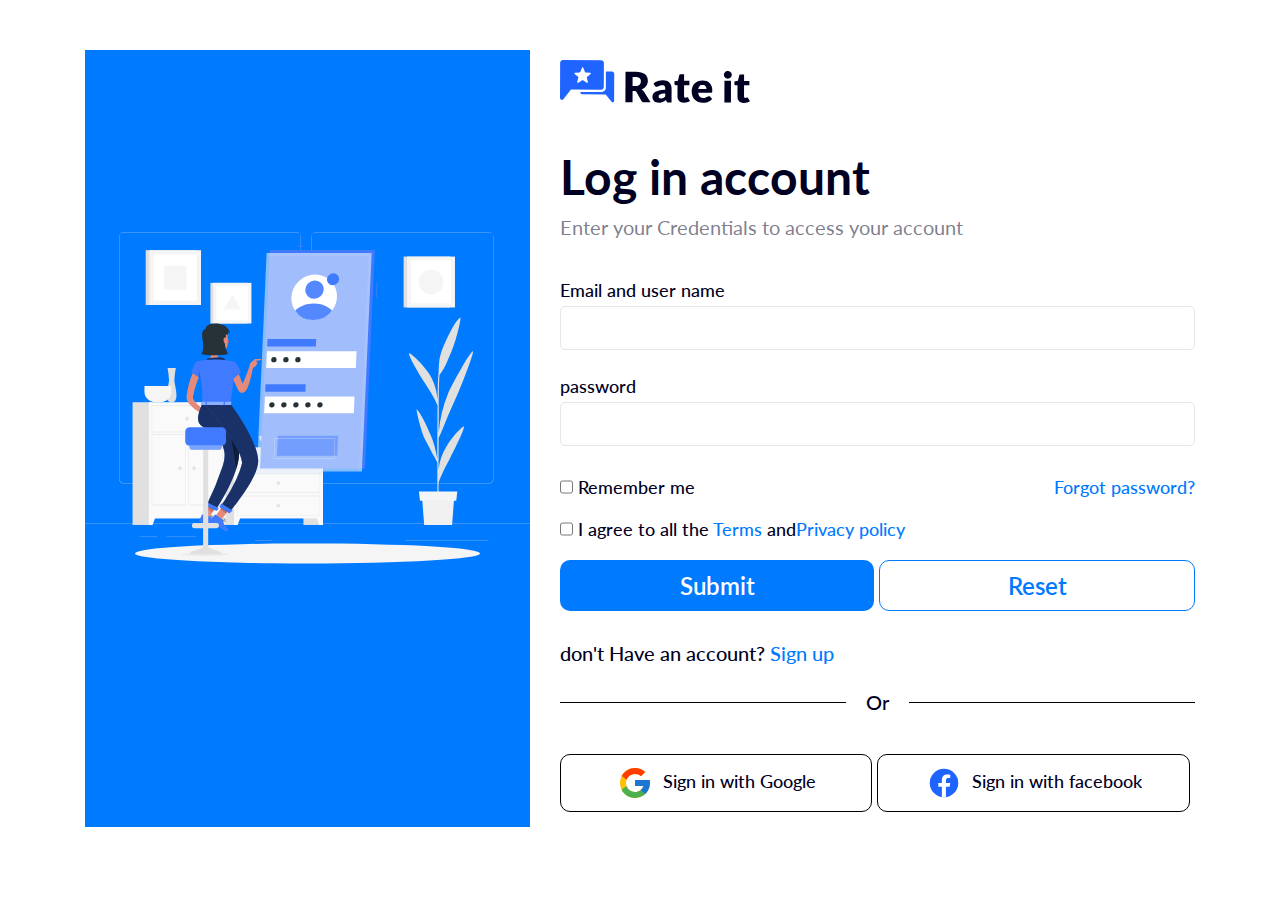
<file: index.html>
<!DOCTYPE html>
<html>
  <head>
    <meta charset="UTF-8" />
    <meta name="viewport" content="width=device-width, initial-scale=1.0" />
    <link href="css/css.css" rel="stylesheet" />
    <link href="image/Vector.svg" rel="icon" />
    <title>Log in</title>
    <link rel="preconnect" href="https://fonts.googleapis.com" />
    <link rel="preconnect" href="https://fonts.gstatic.com" crossorigin />
    <link
      href="https://fonts.googleapis.com/css2?family=Lato:ital,wght@0,100;0,300;0,400;0,700;0,900;1,100;1,300;1,400;1,700;1,900&display=swap"
      rel="stylesheet"
    />
  </head>
  <body>
    <section class="log-sec">
      <div class="container">
        <div class="row row-gap-20">
          <div class="col-xl-5 col-lg-5 col-md-12 col-sm-12 col-12">
            <div class="bg-color hei-100">
              <img src="image/frame.svg" alt="img" class="max-width img-vector">
          </div>
          </div>
          <div class="col-xl-7 col-lg-7 col-md-12 col-sm-12 col-12">
            <div class="logo">
              <a href="#">
                <img src="image/LOGO.svg" alt="logo" class="max-width"/>
              </a>
            </div>
            <div class="content">
              <h1>Log in account</h1>
              <p>Enter your Credentials to access your account</p>
            </div>
            <form class="form">
              <div class="input-main">
                <label>Email and user name</label>
                <input type="email" required />
              </div>
              <div class="input-main">
                <label>password</label>
                <input type="password" required />
              </div>
              <div class="cheak-main justify-between">
                <div class="remember">
                  <input type="checkbox" required />
                  <p>Remember me</p>
                </div>
                <a href="#">Forgot password?</a>
              </div>
              <div class="cheak-main">
                <input type="checkbox" required />
                <p>
                  I agree to all the <a href="#" class="rules">Terms</a> and<a
                    href="#"
                    class="rules"
                    >Privacy policy</a
                  >
                </p>
              </div>
              <div class="button-main flex-wrap-r">
                <input type="submit"  />
                <input type="reset" class="reset" />
              </div>
            </form>
            <div class="other-main">
              <p>don't Have an account?<a href="#" class="sign-up"> Sign up</a></p>
            </div>
            <div class="or-main">
              <span></span>
              <p>Or</p>
              <span></span>
            </div>
            <div class="other-accound flex-wrap-r">
              <div class="google">
                <a href="#">
                  <svg
                    xmlns="http://www.w3.org/2000/svg"
                    x="0px"
                    y="0px"
                    width="36"
                    height="36"
                    viewBox="0 0 48 48"
                  >
                    <path
                      fill="#FFC107"
                      d="M43.611,20.083H42V20H24v8h11.303c-1.649,4.657-6.08,8-11.303,8c-6.627,0-12-5.373-12-12c0-6.627,5.373-12,12-12c3.059,0,5.842,1.154,7.961,3.039l5.657-5.657C34.046,6.053,29.268,4,24,4C12.955,4,4,12.955,4,24c0,11.045,8.955,20,20,20c11.045,0,20-8.955,20-20C44,22.659,43.862,21.35,43.611,20.083z"
                    ></path>
                    <path
                      fill="#FF3D00"
                      d="M6.306,14.691l6.571,4.819C14.655,15.108,18.961,12,24,12c3.059,0,5.842,1.154,7.961,3.039l5.657-5.657C34.046,6.053,29.268,4,24,4C16.318,4,9.656,8.337,6.306,14.691z"
                    ></path>
                    <path
                      fill="#4CAF50"
                      d="M24,44c5.166,0,9.86-1.977,13.409-5.192l-6.19-5.238C29.211,35.091,26.715,36,24,36c-5.202,0-9.619-3.317-11.283-7.946l-6.522,5.025C9.505,39.556,16.227,44,24,44z"
                    ></path>
                    <path
                      fill="#1976D2"
                      d="M43.611,20.083H42V20H24v8h11.303c-0.792,2.237-2.231,4.166-4.087,5.571c0.001-0.001,0.002-0.001,0.003-0.002l6.19,5.238C36.971,39.205,44,34,44,24C44,22.659,43.862,21.35,43.611,20.083z"
                    ></path>
                  </svg>
                  Sign in with Google</a
                >
              </div>
              <div class="facebook">
                <a href="#"
                  ><svg
                    xmlns="http://www.w3.org/2000/svg"
                    x="0px"
                    y="0px"
                    width="36"
                    height="36"
                    viewBox="0 0 48 48"
                  >
                    <path
                      fill="#1F64FF"
                      d="M24 5A19 19 0 1 0 24 43A19 19 0 1 0 24 5Z"
                    ></path>
                    <path
                      fill="#fff"
                      d="M26.572,29.036h4.917l0.772-4.995h-5.69v-2.73c0-2.075,0.678-3.915,2.619-3.915h3.119v-4.359c-0.548-0.074-1.707-0.236-3.897-0.236c-4.573,0-7.254,2.415-7.254,7.917v3.323h-4.701v4.995h4.701v13.729C22.089,42.905,23.032,43,24,43c0.875,0,1.729-0.08,2.572-0.194V29.036z"
                    ></path>
                  </svg>
                  Sign in with facebook</a
                >
              </div>
            </div>
          </div>
        </div>
      </div>
    </section>
  </body>
</html>
</file>
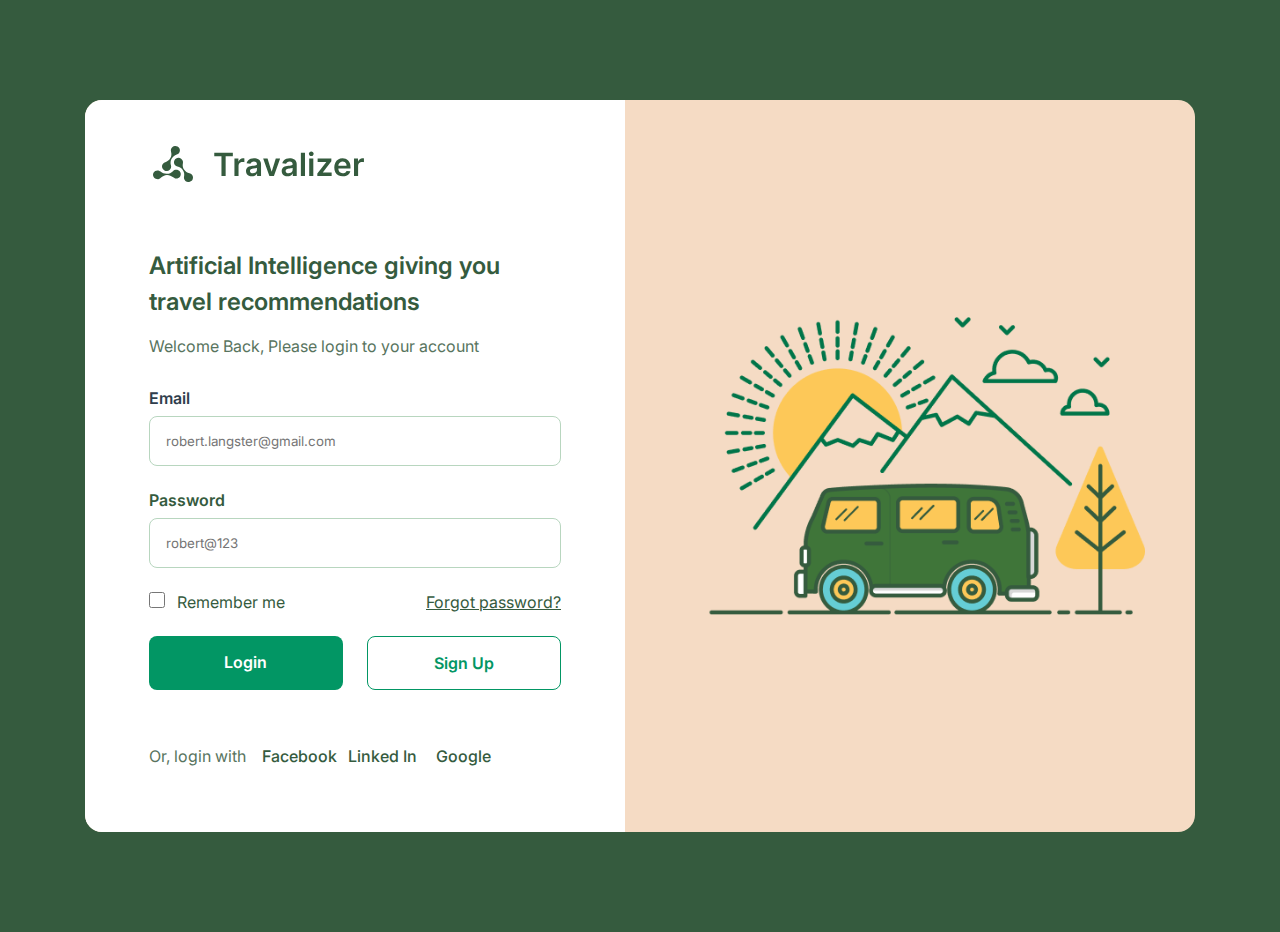
<file: LOGIN PAGE/index.html>
<!DOCTYPE html>
<html lang="en">
  <head>
    <title>Login page</title>
    <meta charset="UTF-8" />
    <meta name="viewport" content="width=device-width,initial-scale=1.0" />
    <link href="css/style.css" rel="stylesheet" />
    <link href="images/Screenshot 2023-10-21 222844.jpg" rel="icon">
    <link rel="preconnect" href="https://fonts.googleapis.com" />
    <link rel="preconnect" href="https://fonts.gstatic.com" crossorigin />
    <link
      href="https://fonts.googleapis.com/css2?family=Inter:wght@200;300;400;500;600;700;800;900&display=swap"
      rel="stylesheet"
    />
  </head>
  <body>
    <div class="login-main">
      <div class="container">
        <div class="logo-main">
          <a href="#">
            <img src="images/Frame 12.svg" alt="logo" />
          </a>
        </div>
        <div class="login-page">
          <div class="row center">
            <div
              class="col-lg-6 col-md-6 col-sm-12 col-12 padding-none order-2"
            >
              <div class="content">
                <div class="logo">
                  <img src="images/Frame 13.svg" alt="logo" />
                </div>
                <h2>
                  Artificial Intelligence giving you travel recommendations
                </h2>
                <p class="paragraph">
                  Welcome Back, Please login to your account
                </p>
                <form action="">
                  <div class="email">
                    <label>Email</label>
                    <input
                      type="email"
                      placeholder="robert.langster@gmail.com"
                      required
                    />
                  </div>
                  <div class="password">
                    <label>Password</label>
                    <input type="password" placeholder="robert@123" required />
                  </div>
                  <div class="checkbox-a-main">
                    <div class="checkbox">
                      <input type="checkbox" required />
                      <p>Remember me</p>
                    </div>
                    <a href="#"> Forgot password?</a>
                  </div>
                  <div class="buttons">
                    <!-- <input type="button" value="Login" class="login-btn" />
                    <input type="button" value="Sign Up" class="SignUp-btn" /> -->
                    <a href="#" class="login-btn">Login</a>
                    <a href="#" class="SignUp-btn">Sign Up</a>
                  </div>
                  <ul class="other-btn">
                    <li><a href="#">Or, login with</a></li>
                    <li><a href="#">Facebook</a></li>
                    <li><a href="#">Linked In</a></li>
                    <li><a href="#">Google</a></li>
                  </ul>
                </form>
              </div>
            </div>
            <div
              class="col-lg-6 col-md-6 col-sm-12 col-12 padding-none order-1"
            >
              <div class="image-main">
                <img
                  src="images/day66travel.png"
                  alt="img"
                  class="max-width margin-auto"
                />
              </div>
            </div>
          </div>
        </div>
      </div>
    </div>
  </body>
</html>
</file>
<file: css/css.css>
* {
  padding: 0;
  margin: 0;
  box-sizing: border-box;
  font-family: "Lato", sans-serif;
}
ul,
li,
ol {
  list-style: none;
}
a,
a:hover {
  text-decoration: none;
}
.container {
  width: 100%;
  margin: 0 auto;
  padding: 0 15px;
}
.row {
  margin: 0 -15px;
  display: flex;
  flex-wrap: wrap;
}

[class*="col-"] {
  flex: 0 0 auto;
  padding: 0 15px;
}
.max-width {
  max-width: 100%;
  display: block;
}
.flex-wrap-r{
  flex-wrap: wrap;
}
.align-center{
  align-items: center;
}
.log-sec {
  padding: 50px 0;
}
.logo {
  padding: 10px 0 40px;
}
.logo img {
  width: 30%;
}
.content h1 {
  font-size: 36px;
  font-weight: 700;
  color: #000022;
  padding: 5px 0;
}
.content p {
  font-size: 20px;
  font-weight: 400;
  color: #00002285;
  padding: 5px 0;
}
.form {
  padding: 20px 0;
}
.input-main {
  margin-top: 0;
  padding: 10px 0;
}
.input-main label {
  display: block;
  font-size: 18px;
  font-weight: 500;
  padding: 5px 0;
  color: #000022;
}
.input-main input {
  border: none;
  outline: none;
  width: 100%;
  padding: 10px;
  border-radius: 5px;
  border: 1px solid #e6e6e6;
  font-size: 18px;
}
.cheak-main {
  display: flex;
  margin: 20px 0;
}
.justify-between {
  justify-content: space-between;
}
.remember {
  display: flex;
}
.cheak-main p {
  font-size: 18px;
  font-weight: 500;
  color: #000022;
  padding-left: 5px;
}
.cheak-main a {
  color: #007aff;
  font-size: 18px;
  font-weight: 500;
}
.hei-100{
  height: 100%;
}

.row-gap-20{
  row-gap: 20px;
}
.bg-color{
  background: rgb(0, 122, 255);
}
.button-main {
  display: flex;
}
.button-main input {
  display: block;
  background-color: #007aff;
  color: #ffffff;
  font-size: 24px;
  width: 100%;
  padding: 10px;
  text-align: center;
  border-radius: 10px;
  font-weight: 600;
  border: none;
  outline: none;
  margin-bottom: 10px;
}
.button-main .reset {
  border: 1px solid #007aff;
  background-color: transparent;
  color: #007aff;
  margin-left: 5px;
}
.other-main p {
  font-size: 20px;
  font-weight: 500;
  color: #000022;
}
.other-main a {
  color: #007aff;
}
.or-main {
  margin: 25px 0;
  display: flex;
  justify-content: space-between;
  align-items: center;
}
.or-main span {
  height: 1px;
  width: 100%;
  background-color:#000000;
}
.or-main p {
  font-size: 20px;
  padding: 0 20px;
  font-weight: 500;
  color: #000022;
}
.other-accound {
  display: flex;
  justify-content: space-between;
  align-items: center;
}
.google {
  width: 100%;
  text-align: center;
}
.google a {
  display: block;
  border: 1px solid #000000;
  border-radius: 10px;
  padding: 10px 15px;
  margin: 15px 5px 15px 0;
  font-size: 18px;
  color: #000022;
  font-weight: 500;
}
.facebook {
  width: 100%;
  text-align: center;
}
.facebook a {
  display: block;
  border: 1px solid #000000;
  border-radius: 10px;
  padding: 10px 15px;
  margin: 15px 5px 15px 0;
  font-size: 18px;
  color: #000022;
  font-weight: 500;
}
.google a svg{
  vertical-align: middle;
    margin-right: 5px;
}
.facebook a svg{
  vertical-align: middle;
    margin-right: 5px;
}

.col-1 {
  width: 8.33%;
}
.col-2 {
  width: 16.66%;
}
.col-3 {
  width: 25%;
}
.col-4 {
  width: 33.33%;
}
.col-5 {
  width: 41.66%;
}
.col-6 {
  width: 50%;
}
.col-7 {
  width: 58.33%;
}
.col-8 {
  width: 66.66%;
}
.col-9 {
  width: 75%;
}
.col-10 {
  width: 83.33%;
}
.col-11 {
  width: 91.66%;
}
.col-12 {
  width: 100%;
}

@media (min-width: 576px) {
  .col-sm-1 {
    width: 8.33%;
  }
  .col-sm-2 {
    width: 16.66%;
  }
  .col-sm-3 {
    width: 25%;
  }
  .col-sm-4 {
    width: 33.33%;
  }
  .col-sm-5 {
    width: 41.66%;
  }
  .col-sm-6 {
    width: 50%;
  }
  .col-sm-7 {
    width: 58.33%;
  }
  .col-sm-8 {
    width: 66.66%;
  }
  .col-sm-9 {
    width: 75%;
  }
  .col-sm-10 {
    width: 83.33%;
  }
  .col-sm-11 {
    width: 91.66%;
  }
  .col-sm-12 {
    width: 100%;
  }
  .flex-wrap-r{
    flex-wrap: nowrap;
  }
}
@media (min-width: 768px) {
  .col-md-1 {
    width: 8.33%;
  }
  .col-md-2 {
    width: 16.66%;
  }
  .col-md-3 {
    width: 25%;
  }
  .col-md-4 {
    width: 33.33%;
  }
  .col-md-5 {
    width: 41.66%;
  }
  .col-md-6 {
    width: 50%;
  }
  .col-md-7 {
    width: 58.33%;
  }
  .col-md-8 {
    width: 66.66%;
  }
  .col-md-9 {
    width: 75%;
  }
  .col-md-10 {
    width: 83.33%;
  }
  .col-md-11 {
    width: 91.66%;
  }
  .col-md-12 {
    width: 100%;
  }
  .container {
    width: 720px;
  }
  .content h1{
    font-size: 48px;
  }
  .img-vector{
    padding-top: 30%;
    padding-bottom: 30%;
  }
}
@media (min-width: 992px) {
  .col-lg-1 {
    width: 8.33%;
  }
  .col-lg-2 {
    width: 16.66%;
  }
  .col-lg-3 {
    width: 25%;
  }
  .col-lg-4 {
    width: 33.33%;
  }
  .col-lg-5 {
    width: 41.66%;
  }
  .col-lg-6 {
    width: 50%;
  }
  .col-lg-7 {
    width: 58.33%;
  }
  .col-lg-8 {
    width: 66.66%;
  }
  .col-lg-9 {
    width: 75%;
  }
  .col-lg-10 {
    width: 83.33%;
  }
  .col-lg-11 {
    width: 91.66%;
  }
  .col-lg-12 {
    width: 100%;
  }
  .container {
    width: 960px;
  }
 
}
@media (min-width: 1200px) {
  .col-xl-1 {
    width: 8.33%;
  }
  .col-xl-2 {
    width: 16.66%;
  }
  .col-xl-3 {
    width: 25%;
  }
  .col-xl-4 {
    width: 33.33%;
  }
  .col-xl-5 {
    width: 41.66%;
  }
  .col-xl-6 {
    width: 50%;
  }
  .col-xl-7 {
    width: 58.33%;
  }
  .col-xl-8 {
    width: 66.66%;
  }
  .col-xl-9 {
    width: 75%;
  }
  .col-xl-10 {
    width: 83.33%;
  }
  .col-xl-11 {
    width: 91.66%;
  }
  .col-xl-12 {
    width: 100%;
  }
  .container {
    width: 1140px;
  }
}
</file>
<file: LOGIN PAGE/css/style.css>
* {
  padding: 0;
  margin: 0;
  box-sizing: border-box;
  font-family: "Inter", sans-serif;
}
ul,
li,
ol {
  list-style: none;
}
a,
a:hover {
  text-decoration: none;
}
.container {
  width: 100%;
  margin: 0 auto;
  padding: 0 15px;
}
.row {
  margin: 0 -15px;
  display: flex;
  flex-wrap: wrap;
}

[class*="col-"] {
  flex: 0 0 auto;
  padding: 0 15px;
}
.max-width {
  max-width: 100%;
  display: block;
}
:root {
  --background: #355b3e;
  --white: #ffffff;
  --img-back: #f5dbc4;
  --paragraph-color: #58745e;
  --label-color: #2f3d4c;
  --btn-back: #029664;
  --border: #b8d6bf;
}
body {
  background-color: var(--background);
}
.login-main {
  padding: 0 0 300px 0;
}
.logo-main {
  display: block;
  text-align: center;
  padding: 32px 0;
}
.login-page {
  border-radius: 0px;
  background-color: var(--img-back);
}
.content {
  background-color: var(--white);
  padding: 40px 24px;
  border-radius: 0 0 17px 17px;
}
.logo {
  padding-bottom: 16px;
  display: none;
}

h2 {
  font-size: 24px;
  font-weight: 600;
  line-height: 150%;
  color: var(--background);
  padding-top: 40px;
}
.paragraph {
  font-size: 16px;
  font-weight: 400;
  color: var(--paragraph-color);
  padding: 16px 0;
}
.email {
  padding: 16px 0 12px 0;
}
.email label {
  display: block;
  font-size: 16px;
  font-weight: 600;
  color: var(--label-color);
  padding-bottom: 8px;
}
.email input {
  border: 1px solid var(--border);
  padding: 16px;
  border-radius: 8px;
  background-color: var(--white);
  width: 100%;
  outline: none;
}
.password {
  padding: 12px 0;
}
.password label {
  display: block;
  font-size: 16px;
  font-weight: 600;
  color: var(--background);
  padding-bottom: 8px;
}
.password input {
  border: 1px solid var(--border);
  padding: 16px;
  border-radius: 8px;
  background-color: var(--white);
  width: 100%;
  outline: none;
}

.checkbox-a-main {
  display: flex;
  justify-content: space-between;
  flex-wrap: wrap;
  padding: 12px 0;
}
.checkbox input {
  width: 16px;
  height: 16px;
  line-height: 16px;
}

.checkbox p {
  display: inline-block;
  font-size: 16px;
  font-weight: 400;
  color: var(--background);
  padding-left: 8px;
}
.checkbox-a-main a {
  color: var(--background);
  font-size: 16px;
  font-weight: 400;
  text-decoration: underline;
}
.buttons {
  padding: 12px 0;
  display: flex;
  justify-content: space-between;
  text-align: center;
}
.login-btn {
  display: inline-block;
  padding: 16px;
  background-color: var(--btn-back);
  font-size: 16px;
  font-weight: 600;
  color: var(--white);
  border-radius: 8px;
  border: none;
  width: 50%;
  margin-right: 12px;
}
.SignUp-btn {
  display: inline-block;
  padding: 16px;
  font-size: 16px;
  font-weight: 600;
  color: var(--btn-back);
  border-radius: 8px;
  border: 1px solid var(--btn-back);
  background-color: var(--white);
  width: 50%;
  margin-left: 12px;
}
.other-btn {
  padding: 44px 0 26px;
}
.other-btn li {
  display: inline-block;
}
.other-btn li a {
  display: inline-block;
  font-size: 16px;
  font-weight: 500;
  color: var(--background);
  padding: 0 20px;
}
.other-btn li:nth-child(1) a {
  font-weight: 400;
  color: var(--paragraph-color);
  display: inline-block;
  padding-bottom: 12px;
}
.other-btn li:nth-child(1) {
  display: block;
  text-align: center;
}
.image-main {
  padding: 40px 50px;
  background-color: var(--img-back);
}
.margin-auto {
  margin: 0 auto;
}

.center {
  align-items: center;
}
.padding-none {
  padding: 0;
}
.order-1 {
  order: 1;
}
.order-2 {
  order: 2;
}
.other-btn li:nth-child(2) {
  text-align: center;
  width: 33%;
}
.other-btn li:nth-child(3) {
  text-align: center;
  width: 33%;
}
.other-btn li:nth-child(4) {
  text-align: center;
  width: 30%;
}

.col-1 {
  width: 8.33%;
}
.col-2 {
  width: 16.66%;
}
.col-3 {
  width: 25%;
}
.col-4 {
  width: 33.33%;
}
.col-5 {
  width: 41.66%;
}
.col-6 {
  width: 50%;
}
.col-7 {
  width: 58.33%;
}
.col-8 {
  width: 66.66%;
}
.col-9 {
  width: 75%;
}
.col-10 {
  width: 83.33%;
}
.col-11 {
  width: 91.66%;
}
.col-12 {
  width: 100%;
}

@media (min-width: 640px) {
  .col-sm-1 {
    width: 8.33%;
  }
  .col-sm-2 {
    width: 16.66%;
  }
  .col-sm-3 {
    width: 25%;
  }
  .col-sm-4 {
    width: 33.33%;
  }
  .col-sm-5 {
    width: 41.66%;
  }
  .col-sm-6 {
    width: 50%;
  }
  .col-sm-7 {
    width: 58.33%;
  }
  .col-sm-8 {
    width: 66.66%;
  }
  .col-sm-9 {
    width: 75%;
  }
  .col-sm-10 {
    width: 83.33%;
  }
  .col-sm-11 {
    width: 91.66%;
  }
  .col-sm-12 {
    width: 100%;
  }
}
@media (min-width: 768px) {
  .col-md-1 {
    width: 8.33%;
  }
  .col-md-2 {
    width: 16.66%;
  }
  .col-md-3 {
    width: 25%;
  }
  .col-md-4 {
    width: 33.33%;
  }
  .col-md-5 {
    width: 41.66%;
  }
  .col-md-6 {
    width: 50%;
  }
  .col-md-7 {
    width: 58.33%;
  }
  .col-md-8 {
    width: 66.66%;
  }
  .col-md-9 {
    width: 75%;
  }
  .col-md-10 {
    width: 83.33%;
  }
  .col-md-11 {
    width: 91.66%;
  }
  .col-md-12 {
    width: 100%;
  }
  .container {
    width: 720px;
  }
  .login-main {
    padding: 100px 0;
  }
  .logo-main {
    display: none;
  }
  .login-page {
    border-radius: 17px;
  }
  .padding-none {
    padding: 0 15px;
  }
  .content {
    border-radius: 17px 0 0 17px;
  }
  .other-btn li:nth-child(1) {
    display: inline-block;
  }


  .logo {
    display: block;
  }
  .order-1 {
    order: 2;
  }
  .order-2 {
    order: 1;
  }
  .content {
    padding: 40px 64px;
  }
  .other-btn li:nth-child(1) a {
    display: inline-block;
    padding: 0;
  }
  .other-btn li a {
    padding: 0 12px;
  }
  .other-btn li:nth-child(2) {
    text-align: center;
    width: 47%;
  }
  .other-btn li:nth-child(3) {
    text-align: center;
    width: 47%;
  }
  .other-btn li:nth-child(4) {
    text-align: center;
    width: 47%;
  }
}
@media (min-width: 1024px) {
  .col-lg-1 {
    width: 8.33%;
  }
  .col-lg-2 {
    width: 16.66%;
  }
  .col-lg-3 {
    width: 25%;
  }
  .col-lg-4 {
    width: 33.33%;
  }
  .col-lg-5 {
    width: 41.66%;
  }
  .col-lg-6 {
    width: 50%;
  }
  .col-lg-7 {
    width: 58.33%;
  }
  .col-lg-8 {
    width: 66.66%;
  }
  .col-lg-9 {
    width: 75%;
  }
  .col-lg-10 {
    width: 83.33%;
  }
  .col-lg-11 {
    width: 91.66%;
  }
  .col-lg-12 {
    width: 100%;
  }
  .container {
    width: 960px;
  }
  .other-btn li:nth-child(2) {
    text-align: center;
    
    width: 20%;
  }
  .other-btn li:nth-child(3) {
    text-align: center;
    white-space: nowrap;
    width: 20%;
  }
  .other-btn li:nth-child(4) {
    text-align: center;
    width: 20%;
  }
}
@media (min-width: 1200px) {
  .container {
    width: 1140px;
  }
}
</file>
